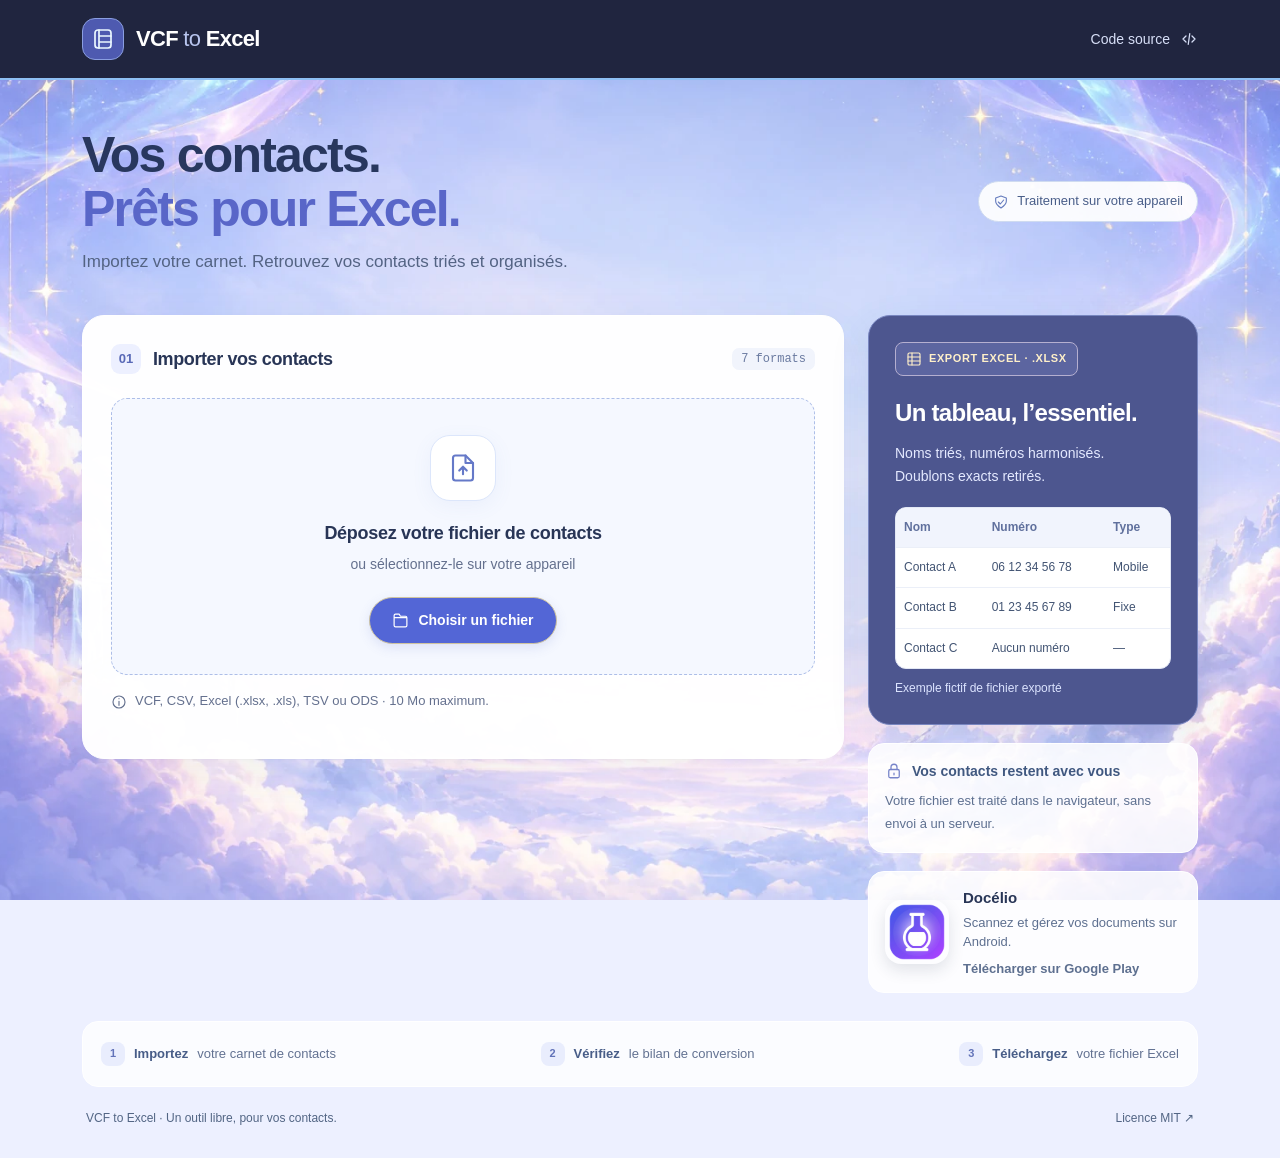
<file: index.html>
<!DOCTYPE html>
<html lang="fr">
<head>
    <meta charset="UTF-8">
    <meta name="viewport" content="width=device-width, initial-scale=1.0">
    <title>VCF to Excel — Convertissez vos contacts en Excel</title>
    <meta name="description" content="Importez et organisez vos contacts VCF, CSV, Excel, TSV ou ODS. Numéros harmonisés, doublons signalés et export Excel trié, dans votre navigateur.">
    <link rel="icon" href="favicon.svg" type="image/svg+xml">
    <script src="vendor/xlsx.full.min.js"></script>
    <script src="contact-import.js"></script>
    <script src="contact-review.js"></script>
    <script src="contact-export.js"></script>
    <link rel="stylesheet" href="styles.css?v=googlecsv">
</head>
<body>
    <a class="skip-link" href="#converter">Aller au convertisseur</a>
    <header class="topbar">
        <div class="nav">
            <div class="brand"><span class="brand-mark" aria-hidden="true"><svg viewBox="0 0 24 24"><rect x="4" y="3" width="16" height="18" rx="3"/><path d="M8 3v18M8 9h12M8 15h12"/></svg></span><span>VCF<span class="brand-light"> to </span>Excel</span></div>
            <a class="source-link" aria-label="Code source sur GitHub (nouvel onglet)" href="https://github.com/foxsalaf/vcf2excel" target="_blank" rel="noopener noreferrer"><span>Code source</span><svg viewBox="0 0 24 24" aria-hidden="true"><path d="m8 8-4 4 4 4m8-8 4 4-4 4m-3-11-2 14"/></svg></a>
        </div>
    </header>
    <div class="container">
        <div class="intro">
            <div><h1>Vos contacts.<br><em>Prêts pour Excel.</em></h1><p class="subtitle">Importez votre carnet. Retrouvez vos contacts triés et organisés.</p></div>
            <div class="privacy-badge"><svg viewBox="0 0 24 24" aria-hidden="true"><path d="m12 3 8 3v5c0 5-8 10-8 10S4 16 4 11V6z"/><path d="m8 12 3 3 5-6"/></svg>Traitement sur votre appareil</div>
        </div>
        <main class="workspace" id="converter">
            <div class="main-panel">
                <section class="upload-section" aria-labelledby="import-title">
                    <div class="section-heading"><span class="step-number" aria-hidden="true">01</span><h2 id="import-title">Importer vos contacts</h2><span class="format-badge">7 formats</span></div>
                    <div class="upload-area" id="uploadArea" role="button" tabindex="0" aria-label="Choisir un fichier de contacts ou le déposer ici">
                        <div class="upload-icon" aria-hidden="true"><svg viewBox="0 0 24 24"><path d="M14 2H6a2 2 0 0 0-2 2v16a2 2 0 0 0 2 2h12a2 2 0 0 0 2-2V8z"/><path d="M14 2v6h6m-8 9v-6m-3 3 3-3 3 3"/></svg></div>
                        <div class="upload-text">Déposez votre fichier de contacts</div>
                        <div class="upload-subtext">ou sélectionnez-le sur votre appareil</div>
                        <span class="browse-label" aria-hidden="true"><svg viewBox="0 0 24 24"><path d="M3 7V5a2 2 0 0 1 2-2h5l2 3h7a2 2 0 0 1 2 2v11a2 2 0 0 1-2 2H5a2 2 0 0 1-2-2V7zm0 1h18"/></svg>Choisir un fichier</span>
                        <input type="file" class="file-input" id="fileInput" accept=".vcf,.vcard,.csv,.tsv,.xlsx,.xls,.ods" aria-label="Fichier de contacts VCF, CSV, Excel, TSV ou ODS">
                    </div>
                    <p class="upload-note"><svg viewBox="0 0 24 24" aria-hidden="true"><circle cx="12" cy="12" r="9"/><path d="M12 11v6m0-10v.1"/></svg>VCF, CSV, Excel (.xlsx, .xls), TSV ou ODS · 10 Mo maximum.</p>
                    <p id="statusMessage" role="status" aria-live="polite" hidden></p>
                    <div class="file-info" id="fileInfo" style="display:none" aria-live="polite"><div class="file-name" id="fileName"></div><div class="file-size" id="fileSize"></div></div>
                    <div class="convert-action"><button class="btn" id="convertBtn" style="display:none" onclick="convertFile()">Convertir en Excel</button></div>
                </section>
                <section class="progress-section" id="progressSection" role="progressbar" aria-label="Conversion des contacts" aria-valuenow="0" aria-valuemin="0" aria-valuemax="100"><div class="progress-bar"><div class="progress-fill" id="progressFill"></div></div><div class="progress-text" id="progressText" aria-live="polite">Analyse du fichier…</div></section>
                <section class="stats-section" id="statsSection" aria-label="Bilan de la conversion" aria-live="polite"><div class="stats-grid">
                    <div class="stat-card"><div class="stat-number" id="totalContacts">0</div><div class="stat-label">Contacts lus</div></div>
                    <div class="stat-card"><div class="stat-number" id="contactsWithPhone">0</div><div class="stat-label">Avec téléphone</div></div>
                    <div class="stat-card"><div class="stat-number" id="totalPhones">0</div><div class="stat-label">Numéros extraits</div></div>
                    <div class="stat-card"><div class="stat-number" id="finalExported">0</div><div class="stat-label">Lignes à exporter</div></div>
                    <div class="stat-card"><div class="stat-number" id="contactsWithoutPhone">0</div><div class="stat-label">Sans téléphone</div></div>
                    <div class="stat-card"><div class="stat-number" id="duplicatesCount">0</div><div class="stat-label">Doublons</div></div>
                </div></section>
                <section class="warning-section" id="warningSection" aria-live="polite"><div class="warning-title">Points à vérifier</div><ul class="warning-list" id="warningList"></ul></section>
                <section class="review-section" id="reviewSection" aria-labelledby="review-title" style="display:none">
                    <h2 id="review-title">Ces noms désignent-ils la même personne ?</h2>
                    <p>Vérifiez les noms et numéros. Aucun regroupement sans votre confirmation.</p>
                    <p id="reviewSummary" role="status"></p>
                    <div id="reviewList"></div>
                    <button type="button" class="btn" id="undoReview" onclick="annulerRegroupements()" style="display:none">Annuler mes choix</button>
                </section>
                <section class="result-section" id="resultSection" aria-labelledby="result-title">
                    <div class="success-heading"><span class="success-icon" aria-hidden="true"><svg viewBox="0 0 24 24"><path d="m5 12 4 4L19 6"/></svg></span><h3 id="result-title">Vos contacts sont prêts</h3></div>
                    <div class="export-options">
                        <label for="exportFormat">Format du fichier</label>
                        <select id="exportFormat"><option value="xlsx">Excel (.xlsx)</option><option value="google">CSV pour Google Contacts (.csv)</option></select>
                        <p>Choisissez les contacts à inclure. Noms et téléphones uniquement.</p>
                        <div class="export-buttons"><button class="btn" onclick="downloadFile(false)">Tous les contacts</button><button class="btn btn-success" onclick="downloadFile(true)">Avec téléphone uniquement</button></div>
                        <div id="csvDownloads"></div>
                        <p class="google-help">Pour Google : choisissez le format CSV, puis dans <a href="https://contacts.google.com/" target="_blank" rel="noopener noreferrer">Google Contacts</a>, cliquez sur Importer et sélectionnez le fichier téléchargé.</p>
                    </div>
                    <button class="btn btn-secondary" onclick="resetApp()">Importer un autre fichier</button>
                </section>
            </div>
            <aside class="aside" aria-label="À propos de votre export">
                <section class="output-card"><div class="file-tag"><svg viewBox="0 0 24 24" aria-hidden="true"><rect x="3" y="3" width="18" height="18" rx="2"/><path d="M3 9h18M9 3v18M3 15h18"/></svg>EXPORT EXCEL · .XLSX</div><h2>Un tableau, l’essentiel.</h2><p>Noms triés, numéros harmonisés.<br>Doublons exacts retirés.</p><div class="table-wrap"><table aria-label="Exemple fictif de structure du fichier Excel"><thead><tr><th scope="col">Nom</th><th scope="col">Numéro</th><th scope="col">Type</th></tr></thead><tbody><tr><td>Contact A</td><td>06 12 34 56 78</td><td>Mobile</td></tr><tr><td>Contact B</td><td>01 23 45 67 89</td><td>Fixe</td></tr><tr><td>Contact C</td><td>Aucun numéro</td><td>—</td></tr></tbody></table></div><span class="sample-caption">Exemple fictif de fichier exporté</span></section>
                <section class="trust-card"><div class="trust-title"><svg viewBox="0 0 24 24" aria-hidden="true"><rect x="5" y="10" width="14" height="11" rx="2"/><path d="M8 10V7a4 4 0 0 1 8 0v3m-4 5v2"/></svg>Vos contacts restent avec vous</div><p>Votre fichier est traité dans le navigateur, sans envoi à un serveur.</p></section>
                <a class="app-card" href="https://play.google.com/store/apps/details?id=fr.docelio" target="_blank" rel="noopener noreferrer" aria-label="Docélio sur Google Play (nouvel onglet)"><img src="assets/docelio-icon.png" alt="Docélio" width="64" height="64"><span class="app-text"><strong>Docélio</strong><span>Scannez et gérez vos documents sur Android.</span><span class="app-cta">Télécharger sur Google Play</span></span></a>
            </aside>
        </main>
        <div class="workflow" aria-label="Les trois étapes"><div class="workflow-item"><strong>1</strong><span>Importez</span> votre carnet de contacts</div><div class="workflow-item"><strong>2</strong><span>Vérifiez</span> le bilan de conversion</div><div class="workflow-item"><strong>3</strong><span>Téléchargez</span> votre fichier Excel</div></div>
        <footer class="footer"><span>VCF to Excel · Un outil libre, pour vos contacts.</span><a href="https://github.com/foxsalaf/vcf2excel/blob/main/LICENSE" target="_blank" rel="noopener noreferrer">Licence MIT ↗</a></footer>
    </div>

    <script>
        let selectedFile = null;
        let convertedData = null;
        let duplicateNumbers = new Set(); // Numéros rencontrés sous plusieurs noms
        let stats = creerStats();
        let warnings = [];
        let reviewRows = [];
        let reviewOriginal = null;
        let ignoredPairs = new Set();
        let mergeCount = 0;
        let csvURLs = [];

        function creerStats() {
            return {
                totalContacts: 0,
                contactsWithPhone: 0,
                contactsWithoutPhone: 0,
                totalPhoneNumbers: 0,
                contactsAddedToExcel: 0,
                duplicatesDetected: 0, // Même numéro sous plusieurs noms (signalé, conservé)
                duplicatesRemoved: 0   // Même nom et même numéro en double (une seule ligne gardée)
            };
        }

        // --- Numéros de téléphone ---

        /**
         * Indicatifs traités comme des numéros français : métropole (+33) et départements
         * d'outre-mer qui partagent le plan à 10 chiffres (Réunion et Mayotte +262,
         * Guadeloupe +590, Guyane +594, Martinique +596).
         */
        const INDICATIFS_FRANCE = ['33', '262', '590', '594', '596'];

        /**
         * Ramène un numéro brut à une forme canonique : 10 chiffres nationaux pour la France
         * et les DOM, « +indicatif » suivi des chiffres pour l'international.
         * Retourne null si la valeur n'est pas un numéro exploitable.
         */
        function normaliserNumero(numero) {
            let valeur = String(numero ?? '').trim().replace(/^tel:/i, '');
            // Extension ou pause (« , », « ; », « p », « w », « x », « ext ») : on garde le numéro de base.
            valeur = valeur.split(/[,;pwx]|ext/i)[0];
            valeur = valeur.replace(/[\s\-().]/g, '');
            if (valeur.startsWith('00')) valeur = '+' + valeur.slice(2);
            if (!/^\+?\d{4,}$/.test(valeur)) return null;
            if (!valeur.startsWith('+')) return valeur;
            for (const indicatif of INDICATIFS_FRANCE) {
                if (!valeur.startsWith('+' + indicatif)) continue;
                let national = valeur.slice(indicatif.length + 1);
                if (national.length === 10 && national.startsWith('0')) national = national.slice(1); // « +33 (0)6 … »
                if (national.length === 9) return '0' + national;
            }
            return valeur;
        }

        /**
         * Formate un numéro pour la colonne Excel : « 06 12 34 56 78 » pour la France et
         * les DOM, forme internationale compacte sinon.
         */
        function formaterNumeroFrancais(numero) {
            const canonique = normaliserNumero(numero);
            if (canonique === null) return String(numero ?? '').trim();
            if (/^0\d{9}$/.test(canonique)) return canonique.replace(/(\d{2})(?=\d)/g, '$1 ');
            return canonique;
        }

        /**
         * Détecte le type d'un numéro : Mobile, Fixe, International ou Inconnu.
         */
        function detecterTypeNumero(numero) {
            const canonique = normaliserNumero(numero);
            if (canonique === null) return 'Inconnu';
            if (canonique.startsWith('+')) return 'International';
            if (canonique.length !== 10) return 'Inconnu';
            if (/^0[67]/.test(canonique)) return 'Mobile';
            if (/^0[1-59]/.test(canonique)) return 'Fixe';
            return 'Inconnu';
        }

        // --- Lecture du vCard ---

        /**
         * Extrait le nom et les numéros d'un contact (lignes d'une carte, déjà dépliées).
         * Nom : FN, sinon N (prénom nom), sinon ORG. Numéros : normalisés, sans doublon dans la carte.
         */
        function extractContactInfo(contactLines) {
            const info = { name: '', phones: [] };
            let structuredName = '';
            let organisation = '';
            const phonesVus = new Set();
            const unescapeText = value => value.replace(/\\([nN,;\\])/g,
                (_, char) => /[nN]/.test(char) ? '\n' : char);

            for (const line of contactLines) {
                const property = line.match(/^(?:[\w-]+\.)?(FN|N|ORG|TEL)((?:;(?:[^:"\r\n]|"[^"]*")*)?):(.*)$/i);
                if (!property) continue;
                const [, field, params] = property;
                let value = property[3];
                if (/;ENCODING=QUOTED-PRINTABLE(?:;|$)/i.test(params)) {
                    const charset = params.match(/;CHARSET="?([^;"\s]+)/i)?.[1] || 'utf-8';
                    const bytes = [];
                    for (let i = 0; i < value.length; i++) {
                        if (value[i] === '=' && /^[\da-f]{2}$/i.test(value.slice(i + 1, i + 3))) {
                            bytes.push(parseInt(value.slice(i + 1, i + 3), 16));
                            i += 2;
                        } else {
                            bytes.push(...new TextEncoder().encode(value[i]));
                        }
                    }
                    try { value = new TextDecoder(charset, { fatal: true }).decode(new Uint8Array(bytes)); }
                    catch (_) { /* Texte conservé tel quel si le jeu de caractères est inconnu. */ }
                }
                const champ = field.toUpperCase();
                if (champ === 'FN') {
                    info.name = unescapeText(value).trim();
                } else if (champ === 'N') {
                    const parts = (value.match(/(?:\\.|[^;\\])*(?:;|$)/g) || [])
                        .map(part => unescapeText(part.replace(/;$/, '')).trim());
                    structuredName = [parts[3], parts[1], parts[2], parts[0], parts[4]].filter(Boolean).join(' ');
                } else if (champ === 'ORG') {
                    organisation = unescapeText(value.split(/(?<!\\);/)[0]).trim();
                } else {
                    const canonique = normaliserNumero(value);
                    if (canonique !== null && !phonesVus.has(canonique)) {
                        phonesVus.add(canonique);
                        info.phones.push(canonique);
                    }
                }
            }
            if (!info.name) info.name = structuredName || organisation;
            return info;
        }

        /**
         * Découpe le contenu VCF en cartes (listes de lignes), après dépliage des lignes
         * continuées (RFC 2426/6350) et des coupures « = » du quoted-printable (vCard 2.1).
         */
        function parseVCFContacts(lines) {
            const contacts = [];
            let current = [];
            let inVcard = false;

            const unfolded = [];
            for (const line of lines) {
                const previous = unfolded[unfolded.length - 1];
                if (previous && /^[^:]*;ENCODING=QUOTED-PRINTABLE[;:]/i.test(previous) && previous.endsWith('=')) {
                    unfolded[unfolded.length - 1] = previous.slice(0, -1) + line.replace(/^[ \t]/, '');
                } else if (/^[ \t]/.test(line) && unfolded.length) {
                    unfolded[unfolded.length - 1] += line.slice(1);
                } else {
                    unfolded.push(line);
                }
            }
            for (const line of unfolded) {
                const trimmed = line.trim();
                if (/^BEGIN:VCARD$/i.test(trimmed)) {
                    current = [trimmed];
                    inVcard = true;
                } else if (/^END:VCARD$/i.test(trimmed)) {
                    current.push(trimmed);
                    if (inVcard) {
                        contacts.push(current);
                    }
                    current = [];
                    inVcard = false;
                } else if (inVcard) {
                    current.push(trimmed);
                }
            }

            return contacts;
        }

        /**
         * Transforme le texte VCF en lignes Excel { nom, numero, type } et remplit stats/warnings.
         * Un contact sans numéro donne une ligne « Aucun numéro ». Une ligne identique
         * (même nom, même numéro) n'est gardée qu'une fois ; un numéro vu sous plusieurs
         * noms est conservé et signalé.
         */
        function processVCFFile(content) {
            const lines = content.replace(/^﻿/, '').split(/\r\n|\n|\r/);
            const contacts = parseVCFContacts(lines);

            return organiserContacts(contacts.map(extractContactInfo));
        }

        function organiserContacts(contacts) {
            stats.totalContacts = contacts.length;
            const excelData = [];
            const nomsParNumero = new Map();

            for (const info of contacts) {
                const nom = info.name.trim() || 'Sans nom';

                if (info.phones.length === 0) {
                    stats.contactsWithoutPhone++;
                    excelData.push({ nom: nom, numero: 'Aucun numéro', type: '' });
                    continue;
                }

                stats.contactsWithPhone++;
                for (const phone of info.phones) {
                    stats.totalPhoneNumbers++;
                    const numero = formaterNumeroFrancais(phone);
                    const noms = nomsParNumero.get(phone);
                    if (!noms) {
                        nomsParNumero.set(phone, new Set([nom]));
                    } else if (noms.has(nom)) {
                        stats.duplicatesRemoved++;
                        continue;
                    } else {
                        warnings.push(`Le numéro ${numero} apparaît sous plusieurs noms : ${[...noms, nom].join(', ')}.`);
                        noms.add(nom);
                        duplicateNumbers.add(phone);
                        stats.duplicatesDetected++;
                    }
                    excelData.push({ nom: nom, numero: numero, type: detecterTypeNumero(phone) });
                }
            }

            stats.contactsAddedToExcel = excelData.length;
            return excelData;
        }

        /**
         * Décode les octets du fichier : UTF-16 si le fichier porte sa marque d'ordre,
         * sinon UTF-8 strict, sinon Windows-1252 (anciens exports vCard 2.1).
         */
        function decoderFichierVcf(buffer) {
            const bytes = new Uint8Array(buffer);
            if (bytes.length >= 2 && bytes[0] === 0xFF && bytes[1] === 0xFE) {
                return { text: new TextDecoder('utf-16le').decode(bytes), encoding: 'utf-16le' };
            }
            if (bytes.length >= 2 && bytes[0] === 0xFE && bytes[1] === 0xFF) {
                return { text: new TextDecoder('utf-16be').decode(bytes), encoding: 'utf-16be' };
            }
            try {
                return { text: new TextDecoder('utf-8', { fatal: true }).decode(bytes), encoding: 'utf-8' };
            } catch (_) {
                return { text: new TextDecoder('windows-1252').decode(bytes), encoding: 'windows-1252' };
            }
        }

        function trierContacts(rows) {
            reviewRows = rows.map(row => ({ ...row }));
            const compare = new Intl.Collator('fr', { sensitivity: 'base', numeric: true });
            rows.sort((a, b) => compare.compare(a.nom, b.nom) || compare.compare(a.numero, b.numero));
            const groups = new Map();
            for (const row of rows) {
                if (row.nom === 'Sans nom' || row.numero === 'Aucun numéro') continue;
                if (!groups.has(row.nom)) groups.set(row.nom, []);
                groups.get(row.nom).push(row);
            }
            for (const [name, group] of groups) {
                if (group.length < 2) continue;
                group.forEach((row, index) => { row.nom = `${name} ${chiffresRomains(index + 1)}`; });
            }
            return rows;
        }

        function chiffresRomains(number) {
            const symbols = [[1000, 'M'], [900, 'CM'], [500, 'D'], [400, 'CD'],
                [100, 'C'], [90, 'XC'], [50, 'L'], [40, 'XL'],
                [10, 'X'], [9, 'IX'], [5, 'V'], [4, 'IV'], [1, 'I']];
            let result = '';
            for (const [value, symbol] of symbols) {
                while (number >= value) { result += symbol; number -= value; }
            }
            return result;
        }

        function importerContacts(buffer, filename) {
            const extension = filename.split('.').pop().toLowerCase();
            stats = creerStats(); warnings = []; duplicateNumbers.clear();
            if (['vcf', 'vcard'].includes(extension)) {
                const { text, encoding } = decoderFichierVcf(buffer);
                return { rows: trierContacts(processVCFFile(text)), encoding };
            }
            let result, encoding;
            if (['csv', 'tsv'].includes(extension)) {
                const decoded = decoderFichierVcf(buffer);
                encoding = decoded.encoding;
                const table = ContactImport.parseDelimited(decoded.text, extension);
                result = ContactImport.fromRows(table, filename, normaliserNumero);
                if (!result) throw new Error('Colonnes non reconnues. Ajoutez une première ligne avec Nom, Prénom, Téléphone ou Phone 1 - Value.');
            } else if (['xlsx', 'xls', 'ods'].includes(extension)) {
                if (typeof XLSX === 'undefined') throw new Error('Le lecteur Excel n’a pas pu être chargé. Rechargez la page.');
                let workbook;
                try {
                    workbook = XLSX.read(buffer, { type: 'array', cellNF: true, cellHTML: false, cellFormula: false, sheetRows: ContactImport.MAX_ROWS + 2 });
                } catch (_) {
                    throw new Error('Ce classeur est illisible ou protégé par un mot de passe. Réexportez-le en CSV ou en Excel non protégé.');
                }
                result = ContactImport.fromWorkbook(workbook, XLSX, normaliserNumero);
            } else {
                throw new Error('Format non pris en charge. Choisissez un fichier VCF, CSV, Excel, TSV ou ODS.');
            }
            warnings.push(...result.notices);
            return { rows: trierContacts(organiserContacts(result.contacts)), encoding };
        }

        // --- Interface ---
        const uploadArea = document.getElementById('uploadArea');
        const fileInput = document.getElementById('fileInput');
        const convertBtn = document.getElementById('convertBtn');
        const progressSection = document.getElementById('progressSection');
        const statsSection = document.getElementById('statsSection');
        const warningSection = document.getElementById('warningSection');
        const resultSection = document.getElementById('resultSection');
        const reviewSection = document.getElementById('reviewSection');
        const fileNameDisplay = document.getElementById('fileName');
        const fileSizeDisplay = document.getElementById('fileSize');
        const fileInfoDisplay = document.getElementById('fileInfo');
        const statusMessage = document.getElementById('statusMessage');
        const convertBtnLabel = (convertBtn.textContent || '').trim() || 'Convertir en Excel';

        uploadArea.addEventListener('click', () => fileInput.click());

        uploadArea.addEventListener('keydown', (e) => {
            if (e.key === 'Enter' || e.key === ' ') {
                e.preventDefault();
                fileInput.click();
            }
        });

        uploadArea.addEventListener('dragover', (e) => {
            e.preventDefault();
            uploadArea.classList.add('dragover');
        });
        uploadArea.addEventListener('dragleave', () => {
            uploadArea.classList.remove('dragover');
        });
        uploadArea.addEventListener('drop', (e) => {
            e.preventDefault();
            uploadArea.classList.remove('dragover');
            const files = e.dataTransfer.files;
            if (files.length > 0) {
                handleFile(files[0]);
            }
        });

        fileInput.addEventListener('change', (e) => {
            if (e.target.files.length > 0) {
                handleFile(e.target.files[0]);
            }
        });

        function afficher(element, display = 'block') {
            if (element) element.style.display = display;
        }

        function masquer(...elements) {
            for (const element of elements) {
                if (element) element.style.display = 'none';
            }
        }

        /**
         * Affiche un message d'état (info, success ou error) sous la zone de dépôt.
         * Sans élément #statusMessage dans la page, seules les erreurs sont signalées.
         */
        function afficherStatut(message, type = 'info') {
            if (!statusMessage) {
                if (message && type === 'error') alert(message);
                return;
            }
            statusMessage.textContent = message;
            statusMessage.dataset.type = type;
            statusMessage.hidden = !message;
        }

        function formaterTaille(octets) {
            if (octets < 1024 * 1024) return `${(octets / 1024).toFixed(1)} Ko`;
            return `${(octets / (1024 * 1024)).toFixed(2)} Mo`;
        }

        function restaurerBoutonConvertir() {
            convertBtn.disabled = false;
            convertBtn.textContent = convertBtnLabel;
        }

        /**
         * Prend en charge le fichier choisi : contrôle de l'extension, affichage du nom
         * et de la taille, puis bouton de conversion.
         */
        function handleFile(file) {
            effacerCSV();
            if (!/\.(vcf|vcard|csv|tsv|xlsx|xls|ods)$/i.test(file.name)) {
                resetApp();
                afficherStatut(`« ${file.name} » : format non pris en charge. Choisissez VCF, CSV, Excel, TSV ou ODS.`, 'error');
                return;
            }

            if (file.size > 10 * 1024 * 1024) {
                resetApp();
                afficherStatut('Le fichier dépasse 10 Mo. Divisez-le en plusieurs fichiers avant import.', 'error');
                return;
            }
            selectedFile = file;
            convertedData = null;
            reviewOriginal = null; reviewRows = []; ignoredPairs.clear(); mergeCount = 0;
            fileNameDisplay.textContent = file.name;
            fileSizeDisplay.textContent = formaterTaille(file.size);
            afficher(fileInfoDisplay);
            afficher(convertBtn, 'inline-block');
            restaurerBoutonConvertir();
            masquer(progressSection, statsSection, warningSection, resultSection, reviewSection);
            afficherStatut('');
        }

        /**
         * Lit le fichier dans le navigateur, le convertit et affiche le résultat.
         * Rien n'est envoyé sur un serveur.
         */
        function convertFile() {
            if (!selectedFile) {
                afficherStatut('Choisissez d\'abord un fichier de contacts.', 'error');
                return;
            }

            convertBtn.disabled = true;
            convertBtn.textContent = 'Conversion en cours…';
            masquer(progressSection);
            afficherStatut('');

            stats = creerStats();
            warnings = [];
            duplicateNumbers.clear();

            const fileToRead = selectedFile;
            const reader = new FileReader();
            reader.onload = function(e) {
                if (selectedFile !== fileToRead) return;
                try {
                    const { rows, encoding } = importerContacts(e.target.result, fileToRead.name);
                    convertedData = rows;
                    if (convertedData.length === 0) {
                        convertedData = null;
                        restaurerBoutonConvertir();
                        afficherStatut('Aucun contact trouvé. Vérifiez les noms et les téléphones dans le fichier source.', 'error');
                        return;
                    }
                    reviewOriginal = { rows: reviewRows.map(row => ({...row})), stats: {...stats}, warnings: [...warnings] };
                    displayResults();
                    let message = `${stats.totalContacts} contact${stats.totalContacts > 1 ? 's' : ''} lu${stats.totalContacts > 1 ? 's' : ''}, ${stats.contactsAddedToExcel} ligne${stats.contactsAddedToExcel > 1 ? 's' : ''} triée${stats.contactsAddedToExcel > 1 ? 's' : ''} par nom et prête${stats.contactsAddedToExcel > 1 ? 's' : ''} pour Excel.`;
                    if (stats.duplicatesRemoved > 0) {
                        message += ` ${stats.duplicatesRemoved} doublon${stats.duplicatesRemoved > 1 ? 's' : ''} retiré${stats.duplicatesRemoved > 1 ? 's' : ''}.`;
                    }
                    if (encoding === 'windows-1252') {
                        message += ' Fichier lu en Windows-1252 : vérifiez les accents dans le résultat.';
                    }
                    afficherStatut(message, 'success');
                } catch (error) {
                    console.error('Erreur lors du traitement du fichier VCF :', error);
                    restaurerBoutonConvertir();
                    afficherStatut(error.message || 'Le fichier n’a pas pu être converti. Vérifiez son format.', 'error');
                }
            };
            reader.onerror = () => {
                if (selectedFile !== fileToRead) return;
                restaurerBoutonConvertir();
                afficherStatut('Le fichier n\'a pas pu être lu.', 'error');
            };
            reader.readAsArrayBuffer(fileToRead);
        }

        function afficherCompteur(id, valeur) {
            const element = document.getElementById(id);
            if (element) element.textContent = valeur;
        }

        function afficherSuggestions() {
            const list = document.getElementById('reviewList');
            list.innerHTML = '';
            const { pairs, limited } = ContactReview.suggest(reviewRows, ignoredPairs);
            if (!pairs.length && !mergeCount && !ignoredPairs.size && !limited) { masquer(reviewSection); return; }
            afficher(reviewSection);
            document.getElementById('reviewSummary').textContent =
                `${pairs.length} suggestion${pairs.length > 1 ? 's' : ''}. ${mergeCount} regroupement${mergeCount > 1 ? 's' : ''} confirmé${mergeCount > 1 ? 's' : ''}.` +
                (limited ? ' Recherche limitée : toutes les ressemblances ne sont pas affichées.' : '');
            const undo = document.getElementById('undoReview');
            if (mergeCount || ignoredPairs.size) afficher(undo, 'inline-block'); else masquer(undo);
            for (const [a, b] of pairs) {
                const card = document.createElement('div'); card.className = 'review-pair';
                for (const name of [a, b]) {
                    const line = document.createElement('p');
                    const title = document.createElement('strong'); title.textContent = name;
                    const numbers = document.createElement('span');
                    numbers.textContent = reviewRows.filter(row => row.nom === name).map(row => row.numero).join(' · ');
                    line.appendChild(title); line.appendChild(numbers); card.appendChild(line);
                }
                const label = document.createElement('label'); label.textContent = 'Nom à conserver ';
                const select = document.createElement('select');
                for (const name of [a, b]) {
                    const option = document.createElement('option'); option.value = name; option.textContent = name; select.appendChild(option);
                }
                label.appendChild(select); card.appendChild(label);
                const actions = document.createElement('div'); actions.className = 'review-actions';
                const yes = document.createElement('button'); yes.type = 'button'; yes.className = 'btn'; yes.textContent = 'Même personne : regrouper';
                yes.addEventListener('click', () => regrouperNoms(select.value === a ? b : a, select.value));
                const no = document.createElement('button'); no.type = 'button'; no.className = 'btn'; no.textContent = 'Garder séparés';
                no.addEventListener('click', () => { ignoredPairs.add(ContactReview.pairKey(a, b)); afficherSuggestions(); afficherStatut('Ces contacts restent séparés.', 'info'); });
                actions.appendChild(yes); actions.appendChild(no); card.appendChild(actions); list.appendChild(card);
            }
        }

        function regrouperNoms(from, into) {
            effacerCSV();
            const merged = ContactReview.merge(reviewRows, from, into);
            stats.duplicatesRemoved += reviewRows.length - merged.length;
            convertedData = trierContacts(merged);
            stats.contactsAddedToExcel = convertedData.length;
            warnings = reviewOriginal.warnings.filter(message => !message.startsWith('Le numéro '));
            stats.duplicatesDetected = 0;
            const namesByPhone = new Map();
            for (const row of reviewRows) {
                if (row.numero === 'Aucun numéro') continue;
                if (!namesByPhone.has(row.numero)) namesByPhone.set(row.numero, new Set());
                namesByPhone.get(row.numero).add(row.nom);
            }
            for (const [phone, names] of namesByPhone) {
                if (names.size > 1) {
                    stats.duplicatesDetected += names.size - 1;
                    warnings.push(`Le numéro ${phone} apparaît sous plusieurs noms : ${[...names].join(', ')}.`);
                }
            }
            mergeCount++;
            displayResults();
            afficherStatut(`Regroupement confirmé sous « ${into} ». L’export a été actualisé.`, 'success');
        }

        function annulerRegroupements() {
            effacerCSV();
            if (!reviewOriginal) return;
            convertedData = trierContacts(reviewOriginal.rows.map(row => ({...row})));
            stats = {...reviewOriginal.stats}; warnings = [...reviewOriginal.warnings];
            ignoredPairs.clear(); mergeCount = 0;
            displayResults();
            afficherStatut('Les regroupements ont été annulés. Les noms importés sont rétablis.', 'info');
        }

        /**
         * Affiche les statistiques, les avertissements et les boutons d'export.
         */
        function displayResults() {
            masquer(progressSection);

            afficherCompteur('totalContacts', stats.totalContacts);
            afficherCompteur('contactsWithPhone', stats.contactsWithPhone);
            afficherCompteur('totalPhones', stats.totalPhoneNumbers);
            afficherCompteur('finalExported', stats.contactsAddedToExcel);
            afficherCompteur('contactsWithoutPhone', stats.contactsWithoutPhone);
            afficherCompteur('duplicatesCount', stats.duplicatesRemoved + stats.duplicatesDetected);
            afficher(statsSection);

            const warningList = document.getElementById('warningList');
            if (warningList) {
                warningList.innerHTML = '';
                warnings.forEach(warning => {
                    const li = document.createElement('li');
                    li.textContent = warning;
                    warningList.appendChild(li);
                });
            }
            if (warnings.length > 0) {
                afficher(warningSection);
            } else {
                masquer(warningSection);
            }

            afficher(resultSection);
            afficherSuggestions();
            masquer(convertBtn);
            restaurerBoutonConvertir();
        }

        /**
         * Génère et télécharge le fichier Excel (.xlsx).
         * @param {boolean} onlyWithPhone - true pour exclure les contacts sans numéro
         */
        function effacerCSV() {
            for (const url of csvURLs) URL.revokeObjectURL(url);
            csvURLs = [];
            document.getElementById('csvDownloads').innerHTML = '';
        }

        function downloadGoogleCSV(onlyWithPhone) {
            const rows = onlyWithPhone ? convertedData.filter(row => row.numero !== 'Aucun numéro') : convertedData;
            if (!rows.length) { afficherStatut('Aucun contact avec téléphone à exporter.', 'info'); return; }
            effacerCSV();
            const parts = ContactExport.googleParts(rows);
            const base = selectedFile ? selectedFile.name.replace(/\.[^.]+$/, '') : 'Contacts';
            const container = document.getElementById('csvDownloads');
            parts.forEach((csv, index) => {
                const link = document.createElement('a');
                const url = URL.createObjectURL(new Blob([csv], {type: 'text/csv;charset=utf-8'}));
                csvURLs.push(url); link.href = url;
                link.download = `${base}_google${parts.length > 1 ? '_partie_' + (index + 1) : ''}.csv`;
                link.textContent = parts.length > 1 ? `Télécharger le CSV ${index + 1} / ${parts.length}` : 'Télécharger à nouveau le CSV Google';
                container.appendChild(link);
                if (parts.length === 1) link.click();
            });
            afficherStatut(parts.length === 1
                ? `CSV Google préparé : ${rows.length} contacts. Importez le fichier dans Google Contacts.`
                : `${parts.length} CSV préparés (3 000 contacts maximum par fichier). Téléchargez puis importez chaque partie.`, 'success');
        }

        function downloadFile(onlyWithPhone = false) {
            if (!convertedData || convertedData.length === 0) {
                afficherStatut('Aucune donnée à exporter. Convertissez d\'abord un fichier de contacts.', 'error');
                return;
            }

            try {
                if (document.getElementById('exportFormat').value === 'google') {
                    downloadGoogleCSV(onlyWithPhone); return;
                }
                if (typeof XLSX === 'undefined') {
                    afficherStatut('La bibliothèque de génération Excel n\'a pas pu être chargée. Vérifiez votre connexion, puis rechargez la page.', 'error');
                    return;
                }

                let dataToExport = convertedData;
                let exportType = 'tous_contacts';
                let removedCount = 0;

                if (onlyWithPhone) {
                    dataToExport = convertedData.filter(row => row.numero !== 'Aucun numéro');
                    removedCount = convertedData.length - dataToExport.length;
                    exportType = 'avec_numero_seulement';
                }

                const worksheetData = [
                    ['Nom', 'Numéro', 'Type'],
                    ...dataToExport.map(row => [row.nom, row.numero, row.type])
                ];

                const workbook = XLSX.utils.book_new();
                const worksheet = XLSX.utils.aoa_to_sheet(worksheetData);
                worksheet['!cols'] = [
                    { wch: 30 }, // Nom
                    { wch: 20 }, // Numéro
                    { wch: 15 }  // Type
                ];
                XLSX.utils.book_append_sheet(workbook, worksheet, 'Contacts');

                const baseName = selectedFile ? selectedFile.name.replace(/\.(vcf|vcard|csv|tsv|xlsx|xls|ods)$/i, '') : 'Contacts';
                const outputFileName = `${baseName}_${exportType}.xlsx`;
                XLSX.writeFile(workbook, outputFileName);

                const detail = onlyWithPhone
                    ? `${dataToExport.length} lignes avec numéro, ${removedCount} contact${removedCount > 1 ? 's' : ''} sans numéro exclu${removedCount > 1 ? 's' : ''}.`
                    : `${dataToExport.length} lignes, contacts sans numéro compris.`;
                afficherStatut(`Fichier « ${outputFileName} » téléchargé : ${detail}`, 'success');
            } catch (error) {
                console.error('Erreur lors de la génération du fichier Excel :', error);
                afficherStatut('Le fichier Excel n\'a pas pu être généré. Réessayez.', 'error');
            }
        }

        /**
         * Remet la page à son état initial.
         */
        function resetApp() {
            effacerCSV();
            reviewOriginal = null; reviewRows = []; ignoredPairs.clear(); mergeCount = 0;
            masquer(reviewSection);
            selectedFile = null;
            convertedData = null;
            warnings = [];
            duplicateNumbers.clear();

            masquer(fileInfoDisplay, progressSection, statsSection, warningSection, resultSection, convertBtn);
            restaurerBoutonConvertir();
            afficherStatut('');
            fileInput.value = '';
        }
    </script>
</body>
</html>
</file>
<file: styles.css>
:root {
    color-scheme: light;
    --ink: #283556;
    --muted: #64708e;
    --accent: #5266dc;
    --accent-dark: #3f4fbf;
    --line: #dfe5f5;
    --paper: #fff;
    --radius: 20px;
    font-family: "Segoe UI Variable", "Segoe UI", Arial, sans-serif;
    font-size: 16px;
    color: var(--ink);
}
* { box-sizing: border-box; }
body {
    margin: 0;
    min-height: 100vh;
    background: #edf0ff url("assets/celestial-background.webp") center top / cover fixed;
    line-height: 1.6;
}
button, input { font: inherit; }
a { color: inherit; }
button { cursor: pointer; }
button:disabled { cursor: wait; opacity: .6; }
button, a, [role=button] { -webkit-tap-highlight-color: transparent; }
a:focus-visible, button:focus-visible, [role=button]:focus-visible { outline: 3px solid #5161ce; outline-offset: 5px; }
svg { width: 24px; height: 24px; fill: none; stroke: currentColor; stroke-width: 1.7; stroke-linecap: round; stroke-linejoin: round; flex-shrink: 0; }
.skip-link { position: absolute; top: -100px; left: 20px; padding: 12px; background: white; z-index: 10; }
.skip-link:focus { top: 10px; }
.topbar { background: #20253f; color: white; border-bottom: 2px solid #8ebff4; }
.nav { max-width: 1180px; min-height: 78px; margin: auto; padding: 16px 32px; display: flex; align-items: center; justify-content: space-between; gap: 20px; }
.brand { display: flex; align-items: center; gap: 12px; font-size: 22px; font-weight: 720; letter-spacing: -.7px; }
.brand-mark { display: grid; place-items: center; width: 42px; height: 42px; border-radius: 13px; background: #4e5ab0; color: #eaf7ff; border: 1px solid #8a9ee1; }
.brand .brand-light { color: #b8c5ef; font-weight: 400; }
.source-link { display: flex; align-items: center; gap: 10px; font-size: 14px; color: #d7dff7; text-decoration: none; }
.source-link:hover { color: white; }
.source-link svg { width: 18px; height: 18px; }
.container { max-width: 1180px; margin: auto; padding: 38px 32px 20px; }
.intro { display: flex; justify-content: space-between; align-items: center; gap: 24px; margin-bottom: 30px; padding: 10px 0; }
h1 { margin: 0 0 12px; font-size: clamp(34px, 4vw, 50px); font-weight: 750; line-height: 1.08; letter-spacing: -1.8px; color: #28375e; }
h1 em { color: #5966c8; font-style: normal; }
.subtitle { margin: 0; color: #536383; font-size: 17px; }
.privacy-badge { display: flex; align-items: center; gap: 8px; white-space: nowrap; color: #495e89; background: #ffffffed; border: 1px solid #cfdbf0; border-radius: 30px; padding: 9px 14px; font-size: 13px; }
.privacy-badge svg { width: 16px; height: 16px; color: #677dbe; }
.workspace { display: grid; grid-template-columns: minmax(0, 1fr) 330px; gap: 24px; align-items: start; }
.main-panel { min-width: 0; padding: 28px; border: 1px solid #ffffff; border-radius: 22px; background: #fffffffa; box-shadow: 0 15px 48px #44538612, 0 1px 3px #5064910a; }
.section-heading { display: flex; align-items: center; gap: 12px; margin-bottom: 24px; }
.section-heading h2 { font-size: 18px; font-weight: 650; letter-spacing: -.4px; margin: 0; }
.step-number { width: 30px; height: 30px; display: grid; place-items: center; background: #edf0ff; color: #5969b7; border-radius: 9px; font-size: 13px; font-weight: 700; }
.format-badge { margin-left: auto; padding: 4px 9px; background: #f1f4fc; border-radius: 7px; color: #6a7aa0; font: 12px Consolas, monospace; white-space: nowrap; }
.upload-area { padding: 36px 20px 30px; position: relative; cursor: pointer; text-align: center; border: 1.5px dashed #adbee8; border-radius: 16px; background: #f5f8ff; transition: background .18s, border-color .18s; }
.upload-area:hover, .upload-area.dragover { border-color: #6478df; background: #edf2ff; }
.upload-icon { display: grid; place-items: center; width: 66px; height: 66px; margin: 0 auto 18px; border-radius: 20px; background: white; border: 1px solid #dce6fb; box-shadow: 0 5px 20px #667dce12; color: #6579c8; }
.upload-icon svg { width: 30px; height: 30px; }
.upload-text { font-size: 18px; font-weight: 650; letter-spacing: -.3px; margin-bottom: 5px; }
.upload-subtext { font-size: 14px; color: var(--muted); }
.browse-label { display: inline-flex; align-items: center; gap: 9px; margin-top: 22px; padding: 11px 22px; color: white; background: #5366d6; border: 1px solid #cfc4a0; border-radius: 30px; box-shadow: 0 4px 12px #5468c825; font-size: 14px; font-weight: 650; }
.browse-label svg { width: 17px; height: 17px; }
.upload-area:hover .browse-label { background: var(--accent-dark); }
.file-input { display: none; }
.upload-note { display: flex; align-items: flex-start; gap: 8px; margin: 16px 0 0; font-size: 13px; color: var(--muted); }
.upload-note svg { width: 16px; height: 16px; margin-top: 3px; }
.file-info { padding: 14px 16px; margin-top: 18px; background: #f0f4ff; border: 1px solid #dce5fb; border-radius: 12px; overflow-wrap: anywhere; }
.file-name { font-size: 14px; font-weight: 650; }
.file-size { font-size: 13px; color: var(--muted); }
.convert-action { margin-top: 18px; }
.btn { display: inline-flex; align-items: center; justify-content: center; gap: 8px; min-height: 46px; padding: 11px 20px; background: var(--accent); color: white; border: 1px solid transparent; border-radius: 12px; font-size: 14px; font-weight: 650; transition: background .15s; }
.btn:hover { background: var(--accent-dark); }
.btn-secondary { background: white; color: var(--ink); border-color: #d5dff0; }
.btn-secondary:hover { background: #f1f5fc; }
.btn-success { background: #343e70; }
.btn-success:hover { background: #252f5b; }
#convertBtn { width: 100%; }
.aside { display: grid; gap: 18px; }
.output-card { padding: 26px; background: #4d568f; border: 1px solid #7886c0; border-radius: 22px; box-shadow: 0 15px 40px #43558a1c; }
.aside h2 { margin: 0 0 10px; font-size: 24px; font-weight: 650; letter-spacing: -.7px; color: white; }
.aside p { margin: 0 0 20px; font-size: 14px; color: #e4e9ff; }
.file-tag { display: inline-flex; align-items: center; gap: 7px; padding: 7px 10px; margin-bottom: 18px; border: 1px solid #b5afd0; border-radius: 8px; background: #5c65a0; color: #fff0c9; font-size: 11px; font-weight: 650; letter-spacing: .6px; }
.file-tag svg { width: 16px; height: 16px; }
.table-wrap { overflow: auto; background: white; border: 1px solid #e3e8f5; border-radius: 11px; }
table { border-collapse: collapse; width: 100%; font-size: 12px; white-space: nowrap; }
th, td { padding: 10px 8px; text-align: left; border-bottom: 1px solid #ebeff8; }
th { background: #f1f4fd; color: #60709d; font-weight: 650; }
td { color: #425473; }
tr:last-child td { border: 0; }
.sample-caption { display: block; margin-top: 10px; color: #dce4ff; font-size: 12px; }
.trust-card { padding: 16px; border: 1px solid #ffffff; border-radius: 16px; background: #ffffffde; }
.trust-title { display: flex; align-items: center; gap: 9px; font-size: 14px; font-weight: 650; color: #405880; margin-bottom: 8px; }
.trust-title svg { width: 18px; height: 18px; color: #7784c9; }
.trust-card p { color: #5e7090; margin: 0; font-size: 13px; line-height: 1.75; }
.app-card { display: flex; align-items: center; gap: 14px; padding: 14px 16px; border: 1px solid #ffffff; border-radius: 16px; background: #ffffffde; text-decoration: none; color: inherit; transition: box-shadow .2s, transform .2s; }
.app-card:hover { box-shadow: 0 10px 28px #5266dc26; transform: translateY(-1px); }
.app-card:focus-visible { outline: 2px solid var(--accent); outline-offset: 3px; }
.app-card img { width: 64px; height: 64px; border-radius: 16px; flex: none; box-shadow: 0 6px 16px #28355622; }
.app-text { display: grid; gap: 3px; min-width: 0; }
.app-text strong { font-size: 15px; font-weight: 650; color: var(--ink); }
.app-text > span { font-size: 13px; color: #5e7090; line-height: 1.5; }
.app-cta { display: inline-block; margin-top: 4px; font-weight: 600; color: var(--accent); }
.app-card:hover .app-cta { text-decoration: underline; }
.workflow { display: flex; justify-content: space-between; gap: 20px; margin-top: 28px; padding: 20px 18px; background: #ffffffc9; border: 1px solid #ffffff; border-radius: 16px; font-size: 13px; color: #637292; }
.workflow-item { display: flex; align-items: center; gap: 9px; }
.workflow-item strong { display: grid; place-items: center; width: 24px; height: 24px; border-radius: 8px; background: #e9edfd; color: #6273b9; font-size: 11px; }
.workflow-item span { color: #485d88; font-weight: 600; }
.footer { display: flex; justify-content: space-between; gap: 18px; padding: 22px 4px 10px; font-size: 12px; color: #526584; }
.footer a { text-decoration: none; }
.footer a:hover { text-decoration: underline; }
.progress-section { display: none; margin-top: 24px; }
.progress-bar { height: 7px; border-radius: 5px; background: #e9edf9; overflow: hidden; }
.progress-fill { width: 0; height: 100%; background: var(--accent); transition: width .2s; }
.progress-text { font-size: 14px; color: var(--muted); margin-top: 12px; }
.stats-section { display: none; margin-top: 24px; padding-top: 24px; border-top: 1px solid var(--line); }
.stats-grid { display: grid; grid-template-columns: repeat(3, minmax(0, 1fr)); gap: 10px; }
.stat-card { padding: 14px; border: 1px solid #e3e9f7; border-radius: 12px; background: #f7f9ff; transition: transform .2s; }
.stat-number { font-size: 27px; line-height: 1.2; font-weight: 700; letter-spacing: -1px; color: #5366aa; }
.stat-label { font-size: 12px; margin-top: 6px; color: var(--muted); }
.result-section { display: none; margin-top: 24px; padding-top: 24px; border-top: 1px solid var(--line); }
.success-heading { display: flex; align-items: center; gap: 9px; color: #28653d; }
.success-icon { display: grid; place-items: center; width: 30px; height: 30px; border-radius: 50%; background: #e7f5ef; }
.success-icon svg { width: 17px; height: 17px; }
.success-heading h3 { font-size: 18px; margin: 0; }
.export-options p { font-size: 13px; color: var(--muted); margin: 10px 0 16px; }
.export-buttons { display: flex; gap: 10px; flex-wrap: wrap; margin-bottom: 16px; }
.warning-section { display: none; padding: 16px; margin-top: 20px; background: #fff8e8; border: 1px solid #ecd9a7; border-radius: 12px; overflow-wrap: anywhere; }
.warning-title { color: #775418; font-size: 14px; font-weight: 650; }
.warning-list { font-size: 13px; color: #705622; margin-bottom: 0; padding-left: 20px; }
#statusMessage { padding: 12px 14px; border-left: 3px solid #6677c6; border-radius: 8px; background: #eff3ff; color: var(--ink); font-size: 14px; overflow-wrap: anywhere; }
#statusMessage.error, #statusMessage[data-type=error] { background: #fff1ef; border-color: #b53932; color: #942e29; }
#statusMessage.success, #statusMessage[data-type=success] { background: #ecf7ef; border-color: #34804e; color: #28653d; }
@media(max-width:900px) {
    .workspace { grid-template-columns: minmax(0, 1fr) 280px; gap: 18px; }
    .privacy-badge { display: none; }
    .container { padding: 32px 24px 20px; }
    .nav { padding-left: 24px; padding-right: 24px; }
    .main-panel, .output-card { padding: 22px; }
    .workflow { flex-wrap: wrap; }
}
@media(max-width:700px) {
    body { background-attachment: scroll; background-size: auto 1100px; background-repeat: no-repeat; }
    .nav { min-height: 72px; padding: 16px 20px; }
    .brand { font-size: 20px; }
    .brand-mark { width: 36px; height: 36px; border-radius: 11px; }
    .source-link span { display: none; }
    .container { padding: 28px 18px 18px; }
    .intro { margin-bottom: 24px; padding: 0; }
    h1 { font-size: 38px; letter-spacing: -1.5px; }
    .subtitle { font-size: 15px; }
    .workspace { grid-template-columns: minmax(0, 1fr); gap: 22px; }
    .main-panel { padding: 20px; border-radius: 18px; }
    .section-heading { margin-bottom: 18px; }
    .section-heading h2 { font-size: 17px; }
    .upload-area { padding: 30px 14px; }
    .upload-text { font-size: 17px; }
    .output-card { padding: 22px; border-radius: 18px; }
    .table-wrap table { font-size: 13px; }
    .workflow { flex-direction: column; gap: 12px; padding: 18px; margin-top: 22px; }
    .footer { flex-direction: column; gap: 6px; }
    .stats-grid { grid-template-columns: repeat(2, minmax(0, 1fr)); }
    .export-buttons { flex-direction: column; }
    .export-buttons .btn { width: 100%; }
}
@media(prefers-reduced-motion:reduce) {
    *, *::before, *::after { animation: none!important; transition: none!important; scroll-behavior: auto!important; }
}

.review-section { margin: 18px 0; padding: 24px; border: 1px solid #dfe5f5; border-radius: 20px; background: #f5f4ff; }
.review-section h2 { margin: 0 0 10px; font-size: 19px; }
.review-section > p { color: #526080; line-height: 1.6; }
.review-pair { margin: 16px 0; padding: 18px; border-radius: 14px; background: #fff; overflow-wrap: anywhere; }
.review-pair p { margin: 0 0 14px; }
.review-pair strong, .review-pair span { display: block; }
.review-pair span { margin-top: 5px; color: #526080; font-size: 14px; }
.review-pair label { display: block; font-size: 14px; }
.review-pair select { display: block; width: 100%; margin: 8px 0 14px; padding: 10px; border: 1px solid #bac4e9; border-radius: 8px; font: inherit; background: white; color: #283556; }
.review-actions { display: flex; flex-wrap: wrap; gap: 10px; }
.review-actions .btn { white-space: normal; }
.review-actions .btn:last-child { background: #f1f3fc; color: #4052a0; border-color: #dfe5f5; }
@media(max-width: 480px) { .review-section { padding: 16px; } .review-actions .btn { width: 100%; } }
.export-options select { display: block; width: 100%; margin: 8px 0 14px; padding: 12px; border: 1px solid #bac4e9; border-radius: 10px; background: white; color: #283556; font: inherit; }
.google-help { font-size: 13px; line-height: 1.6; }
#csvDownloads a { display: block; margin-top: 14px; color: #4052a0; overflow-wrap: anywhere; }
</file>
